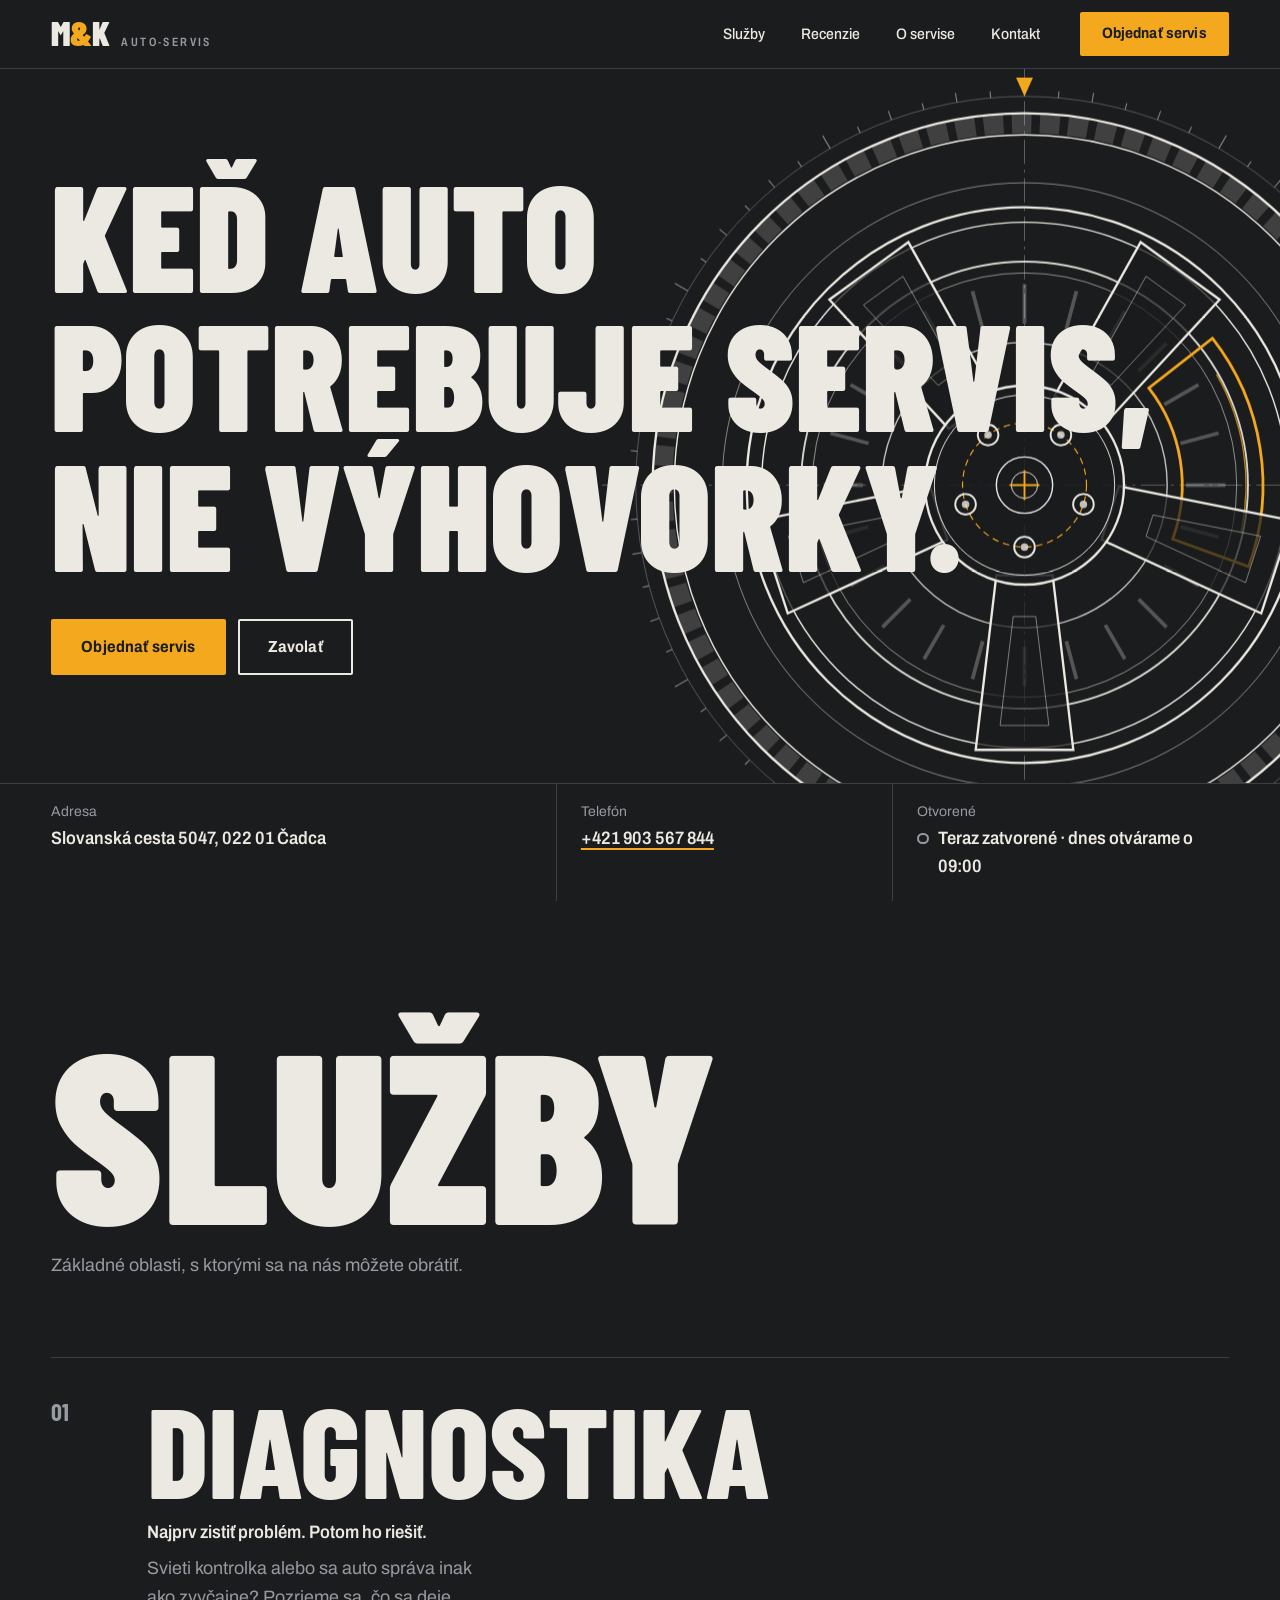
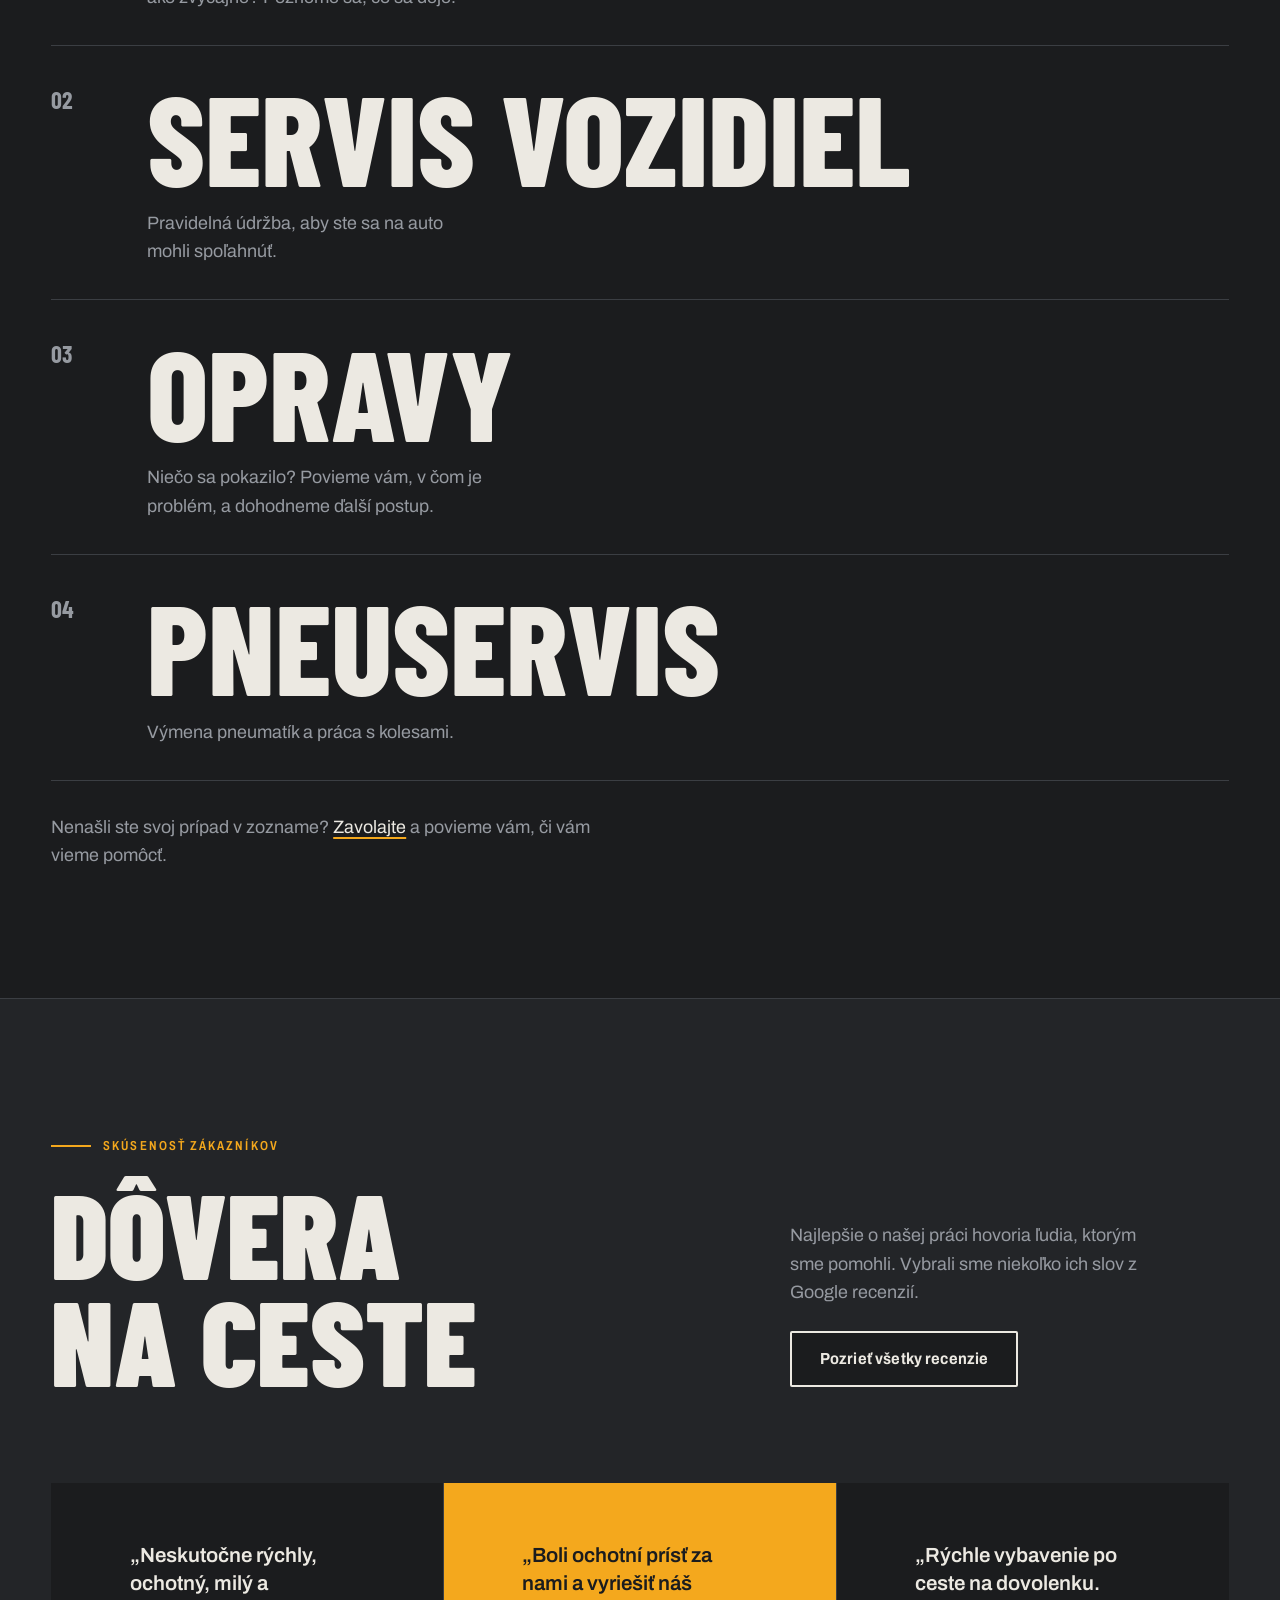
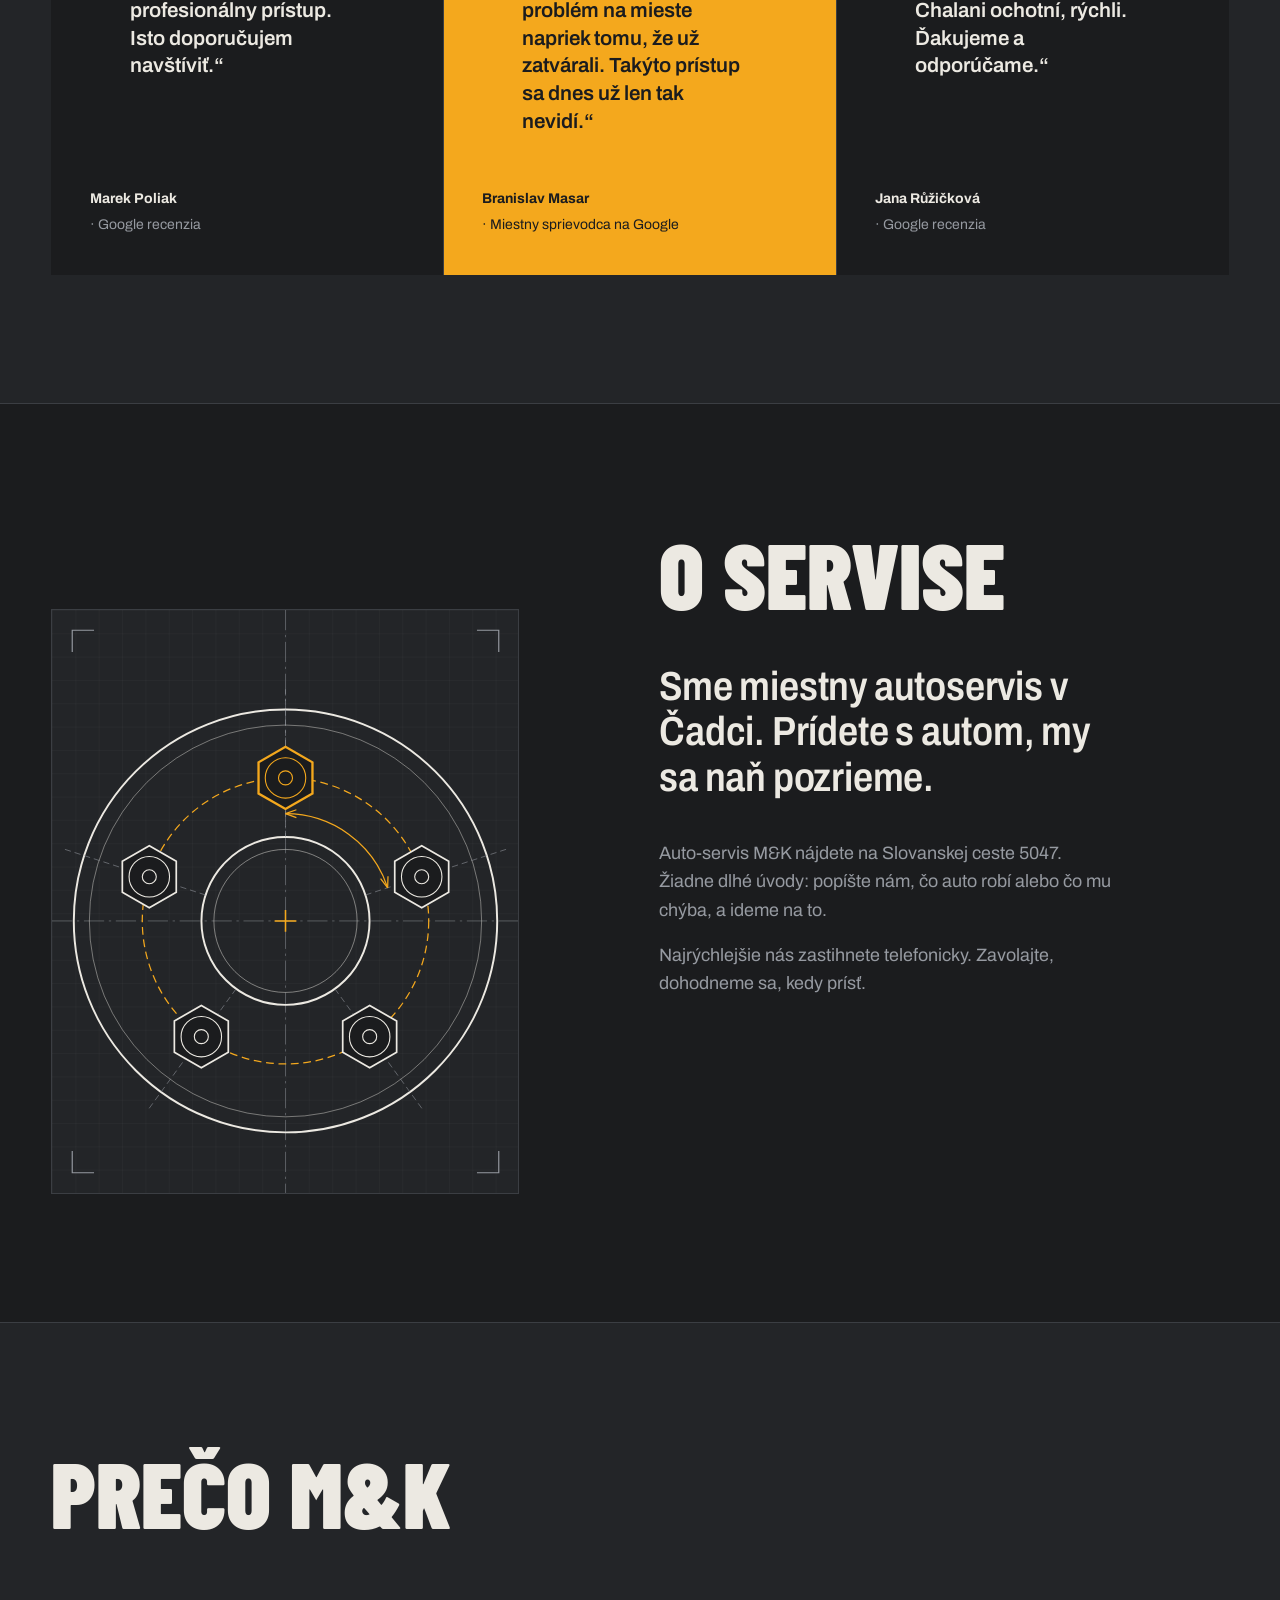
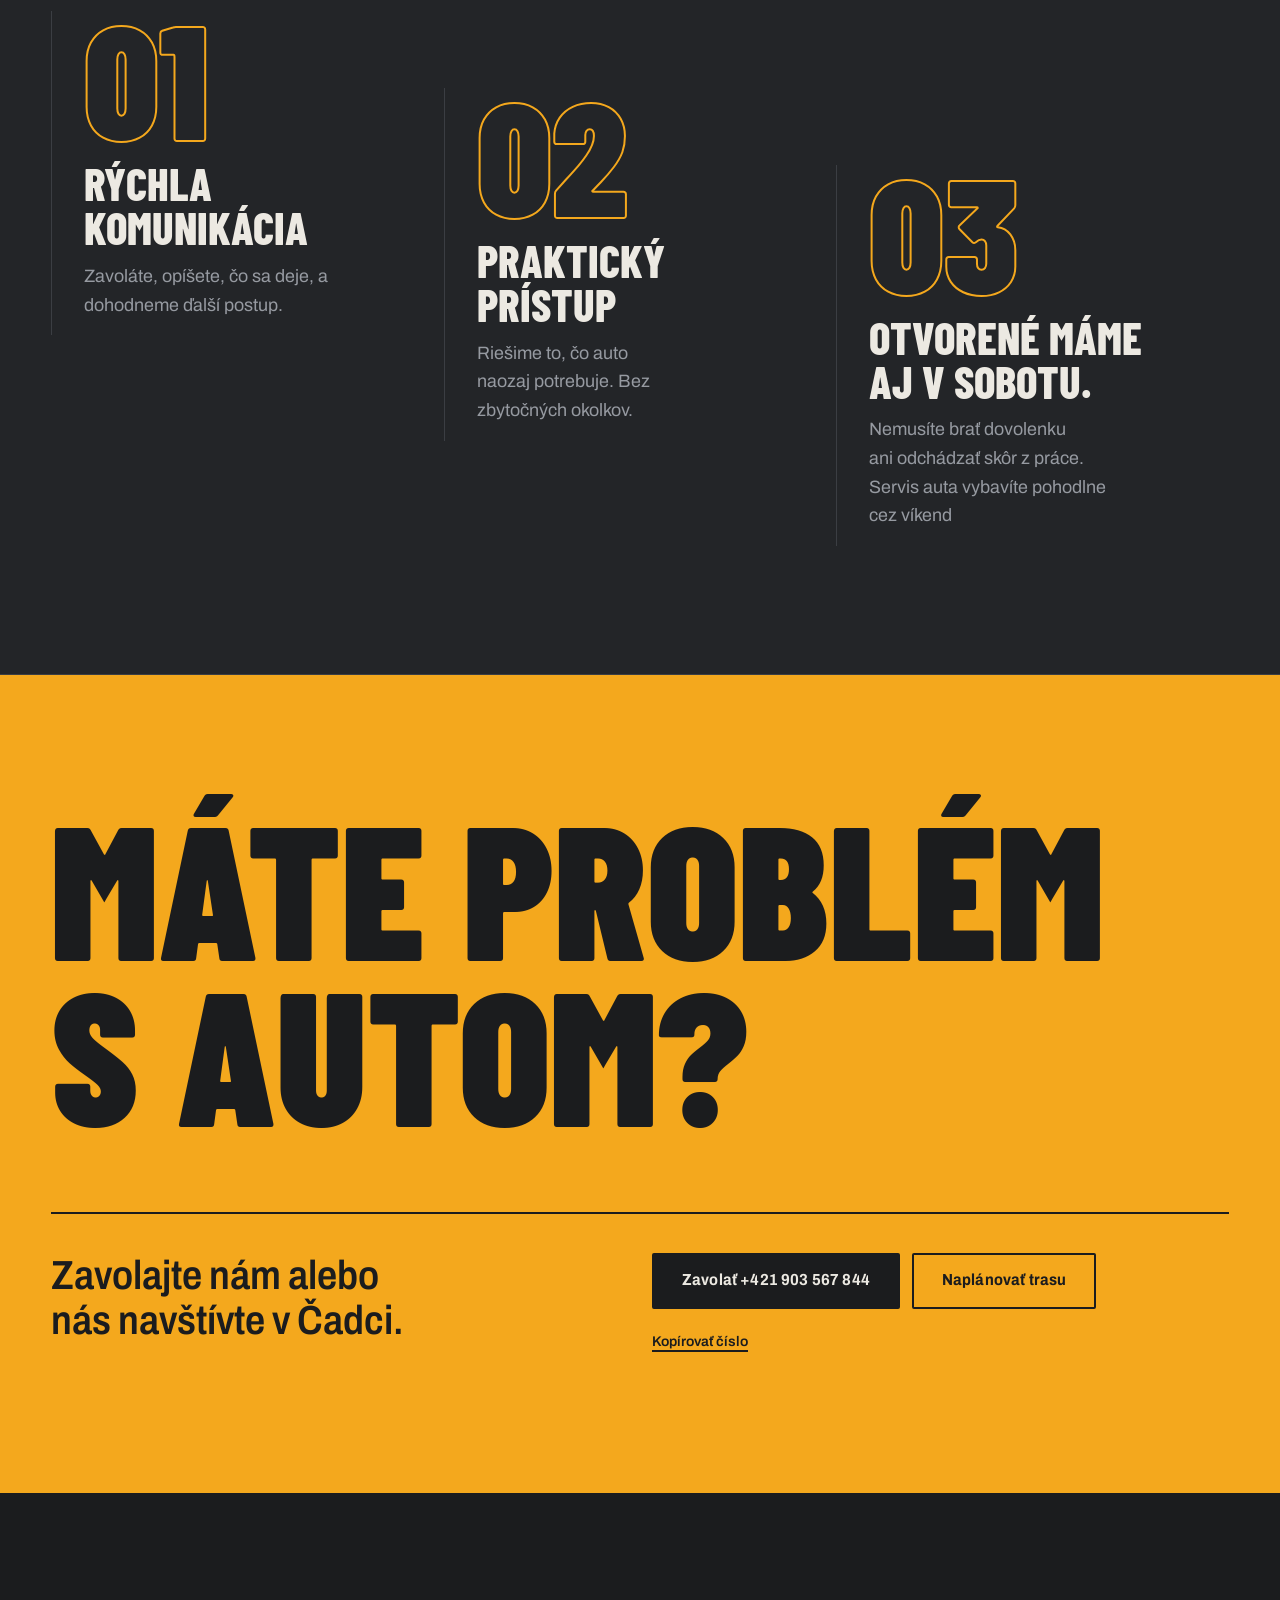
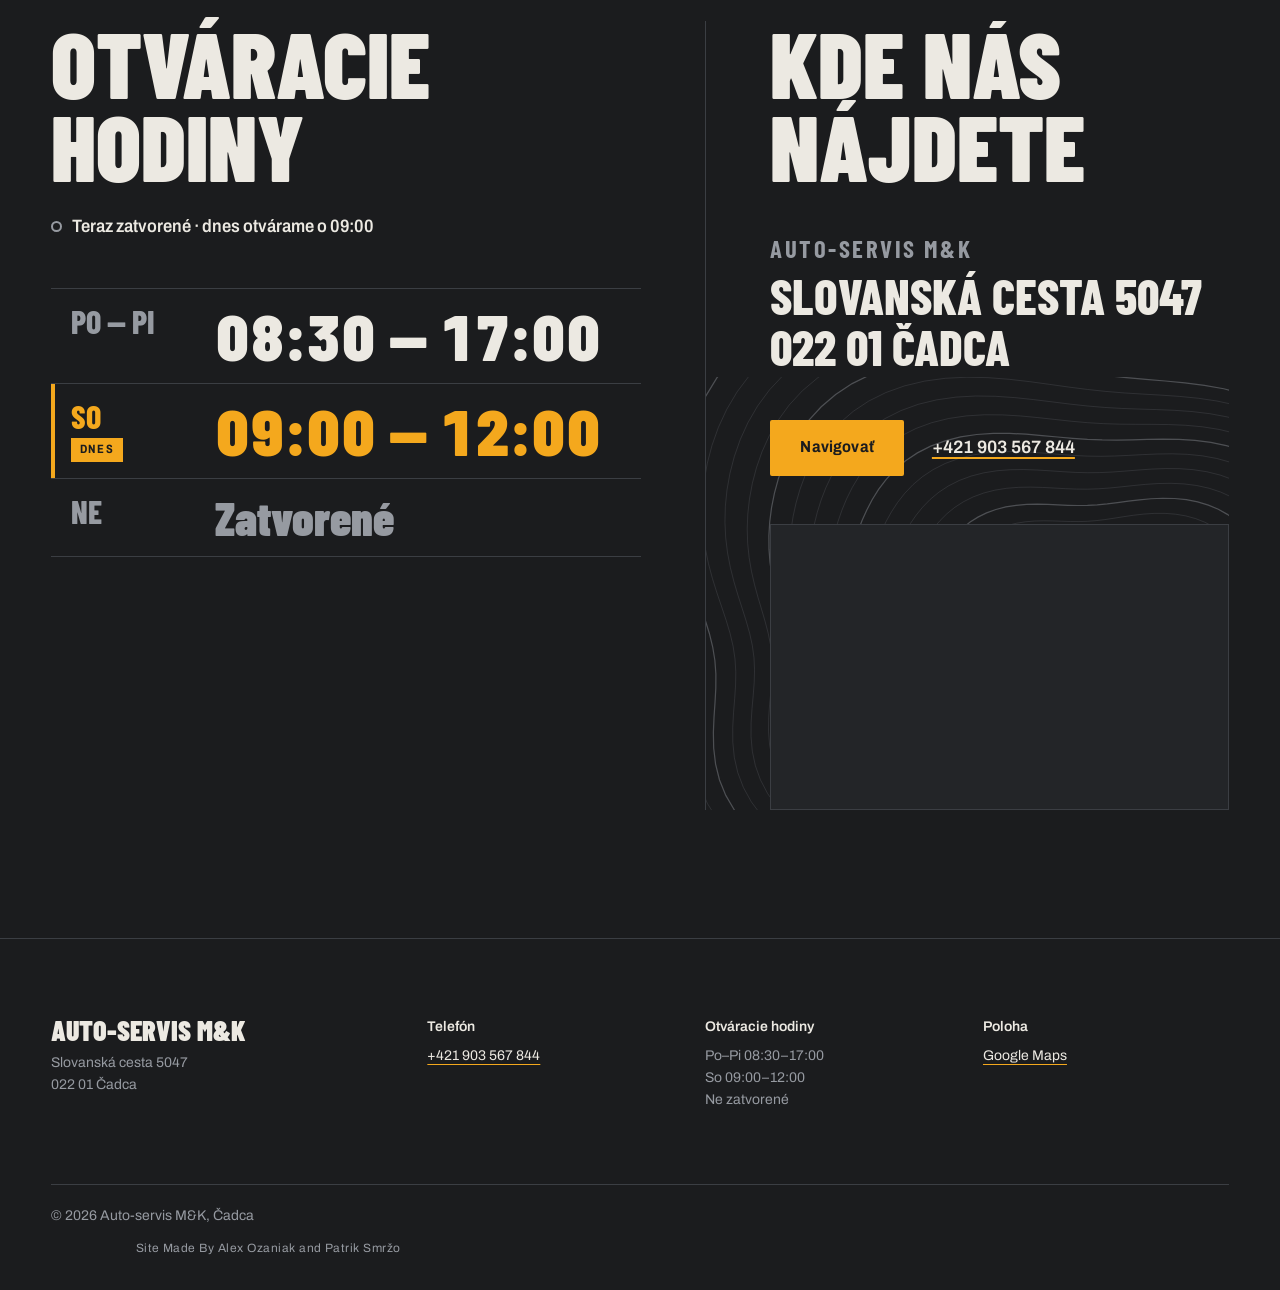
<file: index.html>
<!doctype html>
<html lang="sk">
<head>
  <meta charset="utf-8">
  <meta name="viewport" content="width=device-width, initial-scale=1">

  <title>Auto-servis M&amp;K Čadca | Diagnostika, servis, opravy, pneuservis</title>
  <meta name="description" content="Auto-servis M&amp;K na Slovanskej ceste 5047 v Čadci. Diagnostika, servis vozidiel, opravy a pneuservis. Po–Pi 08:30–17:00, So 09:00–12:00. Volajte +421 903 567 844.">
  <meta name="theme-color" content="#1b1c1e">

  <!-- Open Graph
       TODO po nasadení na doménu: pridať <meta property="og:url"> a <meta property="og:image">
       (absolútna URL obrázka, ideálne 1200×630 px). -->
  <meta property="og:type" content="website">
  <meta property="og:locale" content="sk_SK">
  <meta property="og:site_name" content="Auto-servis M&amp;K">
  <meta property="og:title" content="Auto-servis M&amp;K Čadca">
  <meta property="og:description" content="Diagnostika, servis vozidiel, opravy a pneuservis. Slovanská cesta 5047, Čadca. Volajte +421 903 567 844.">
  <meta property="og:url" content="https://VASA-DOMENA.sk/">

  <link rel="icon" href="assets/favicon.svg" type="image/svg+xml">
  <link rel="mask-icon" href="assets/favicon.svg" color="#f4a81d">
  <link rel="manifest" href="site.webmanifest">

  <!-- TODO po nasadení: nahraďte VASA-DOMENA.sk skutočnou doménou
       (tu, v robots.txt aj v sitemap.xml). -->
  <link rel="canonical" href="https://VASA-DOMENA.sk/">

  <!-- Písma: Barlow Condensed (nadpisy) + Archivo (text).
       Pre GDPR-čistejšiu verziu ich stiahnite a hostujte lokálne (pozri README). -->
  <link rel="preconnect" href="https://fonts.googleapis.com">
  <link rel="preconnect" href="https://fonts.gstatic.com" crossorigin>
  <link rel="stylesheet" href="https://fonts.googleapis.com/css2?family=Archivo:wdth,wght@62..125,100..900&family=Barlow+Condensed:wght@600;700;800;900&display=swap">

  <link rel="stylesheet" href="css/tokens.css">
  <link rel="stylesheet" href="css/base.css">
  <link rel="stylesheet" href="css/components.css">
  <link rel="stylesheet" href="css/sections.css">

  <!-- Bez JS by bolo mobilné menu úplne neviditeľné (otvára ho iba main.js).
       Táto poistka ho na malých šírkach zobrazí staticky, aby sa dalo navigovať. -->
  <noscript>
    <style>
      .nav-toggle { display: none !important; }
      .site-nav {
        position: static !important;
        visibility: visible !important;
        clip-path: none !important;
        padding: 1rem 0 !important;
        background: none !important;
      }
      .site-nav__list { border-top: 0 !important; }
      @media (max-width: 60em) {
        .site-nav { flex-direction: column; align-items: flex-start; gap: 1rem; }
        .site-nav__list { flex-direction: column; gap: 0.5rem; }
        .site-nav__list a { font-size: 1.25rem !important; }
        .site-nav__meta { display: block !important; }
      }
    </style>
  </noscript>

  <script type="application/ld+json">
  {
    "@context": "https://schema.org",
    "@type": ["AutoRepair", "LocalBusiness"],
    "name": "Auto-servis M&K",
    "telephone": "+421903567844",
    "address": {
      "@type": "PostalAddress",
      "streetAddress": "Slovanská cesta 5047",
      "postalCode": "022 01",
      "addressLocality": "Čadca",
      "addressCountry": "SK"
    },
    "areaServed": { "@type": "City", "name": "Čadca" },
    "openingHoursSpecification": [
      {
        "@type": "OpeningHoursSpecification",
        "dayOfWeek": ["Monday", "Tuesday", "Wednesday", "Thursday", "Friday"],
        "opens": "08:30",
        "closes": "17:00"
      },
      {
        "@type": "OpeningHoursSpecification",
        "dayOfWeek": "Saturday",
        "opens": "09:00",
        "closes": "12:00"
      }
    ],
    "hasMap": "https://maps.app.goo.gl/1DNMztBxNytkoT8j8"
  }
  </script>
</head>

<body>
  <a class="skip-link" href="#obsah">Preskočiť na obsah</a>

  <!-- ===================== HLAVIČKA ===================== -->
  <header class="site-header" data-header>
    <div class="container site-header__inner">
      <a class="brand" href="#top" aria-label="Auto-servis M&amp;K, späť hore">
        <span class="brand__mark">M<span>&amp;</span>K</span>
        <span class="brand__name">Auto-servis</span>
      </a>

      <button class="nav-toggle" type="button" aria-expanded="false" aria-controls="site-nav" aria-label="Otvoriť menu" data-nav-toggle>
        <span class="nav-toggle__bar"></span>
        <span class="nav-toggle__bar"></span>
        <span class="nav-toggle__bar"></span>
      </button>

      <nav class="site-nav" id="site-nav" aria-label="Hlavná navigácia" data-nav>
        <ul class="site-nav__list">
          <li style="--i:0"><a href="#sluzby" data-nav-link>Služby</a></li>
          <li style="--i:1"><a href="#recenzie" data-nav-link>Recenzie</a></li>
          <li style="--i:2"><a href="#o-servise" data-nav-link>O servise</a></li>
          <li style="--i:3"><a href="#kontakt" data-nav-link>Kontakt</a></li>
        </ul>
        <a class="btn btn--primary btn--sm site-nav__cta" style="--i:4" href="#kontakt" data-nav-link-cta>Objednať servis</a>
        <p class="site-nav__meta" style="--i:5">
          <a href="tel:+421903567844">+421 903 567 844</a><br>
          Slovanská cesta 5047, Čadca
        </p>
      </nav>
    </div>
  </header>

  <main id="obsah">

    <!-- ===================== HERO ===================== -->
    <section class="hero" id="top" aria-labelledby="hero-title">
      <div class="hero__wheel reveal reveal--fade" style="--i:4">
        <img src="assets/wheel.svg" width="900" height="900" alt="Technický výkres kolesa s brzdovým kotúčom" fetchpriority="high">
      </div>

      <div class="container hero__inner">

        <h1 class="hero__title" id="hero-title">
          <span class="line reveal" style="--i:1">Keď auto</span>
          <span class="line reveal" style="--i:2">potrebuje servis,</span>
          <span class="line reveal" style="--i:3">nie výhovorky.</span>
        </h1>

        <div class="hero__lower">
          <div class="hero__actions reveal" style="--i:6">
            <a class="btn btn--primary" href="#kontakt">Objednať servis</a>
            <a class="btn btn--ghost" href="tel:+421903567844">Zavolať</a>
          </div>
        </div>
      </div>

      <div class="hero__facts reveal" style="--i:7">
        <dl class="container hero__facts-grid">
          <div>
            <dt>Adresa</dt>
            <dd>Slovanská cesta 5047, 022 01 Čadca</dd>
          </div>
          <div>
            <dt>Telefón</dt>
            <dd><a href="tel:+421903567844">+421 903 567 844</a></dd>
          </div>
          <div>
            <dt>Otvorené</dt>
            <dd class="status" data-hours-status data-state="unknown">
              <span class="status__dot" aria-hidden="true"></span>
              <span data-hours-text>Po–Pi 08:30–17:00</span>
            </dd>
          </div>
        </dl>
      </div>
    </section>

    <!-- ===================== SLUŽBY ===================== -->
    <section class="section services" id="sluzby" aria-labelledby="services-title">
      <div class="container">
        <div class="services__head">
          <h2 class="services__title" id="services-title">Služby</h2>
          <p class="services__intro">Základné oblasti, s ktorými sa na nás môžete obrátiť.</p>
        </div>

        <ol class="service-list">
          <li class="service">
            <span class="service__no" aria-hidden="true">01</span>
            <h3 class="service__name">Diagnostika</h3>
            <div class="service__body">
              <p class="service__lead">Najprv zistiť problém. Potom ho riešiť.</p>
              <p>Svieti kontrolka alebo sa auto správa inak ako zvyčajne? Pozrieme sa, čo sa deje.</p>
            </div>
          </li>

          <li class="service">
            <span class="service__no" aria-hidden="true">02</span>
            <h3 class="service__name">Servis vozidiel</h3>
            <div class="service__body">
              <p>Pravidelná údržba, aby ste sa na auto mohli spoľahnúť.</p>
            </div>
          </li>

          <li class="service">
            <span class="service__no" aria-hidden="true">03</span>
            <h3 class="service__name">Opravy</h3>
            <div class="service__body">
              <p>Niečo sa pokazilo? Povieme vám, v čom je problém, a dohodneme ďalší postup.</p>
            </div>
          </li>

          <li class="service">
            <span class="service__no" aria-hidden="true">04</span>
            <h3 class="service__name">Pneuservis</h3>
            <div class="service__body">
              <p>Výmena pneumatík a práca s kolesami.</p>
            </div>
          </li>
        </ol>

        <p class="services__note">
          Nenašli ste svoj prípad v zozname? <a class="link" href="tel:+421903567844">Zavolajte</a> a povieme vám, či vám vieme pomôcť.
        </p>
      </div>
    </section>

    <!-- ===================== RECENZIE ===================== -->
    <section class="section reviews" aria-labelledby="reviews-title">
      <div class="container">
        <div class="reviews__head" id="recenzie">
          <div>
            <p class="tag">Skúsenosť zákazníkov</p>
            <h2 class="h-section" id="reviews-title">Dôvera<br>na ceste</h2>
          </div>
          <div class="reviews__intro">
            <p>Najlepšie o našej práci hovoria ľudia, ktorým sme pomohli. Vybrali sme niekoľko ich slov z Google recenzií.</p>
            <a class="btn btn--ghost" href="https://maps.app.goo.gl/1DNMztBxNytkoT8j8" target="_blank" rel="noopener">
              Pozrieť všetky recenzie<span class="sr-only"> na Google (otvorí nové okno)</span>
            </a>
          </div>
        </div>

        <div class="reviews__grid">
          <figure class="review">
            <blockquote>„Neskutočne rýchly, ochotný, milý a profesionálny prístup. Isto doporučujem navštíviť.“</blockquote>
            <figcaption>Marek Poliak <span>· Google recenzia</span></figcaption>
          </figure>
          <figure class="review review--featured">
            <blockquote>„Boli ochotní prísť za nami a vyriešiť náš problém na mieste napriek tomu, že už zatvárali. Takýto prístup sa dnes už len tak nevidí.“</blockquote>
            <figcaption>Branislav Masar <span>· Miestny sprievodca na Google</span></figcaption>
          </figure>
          <figure class="review">
            <blockquote>„Rýchle vybavenie po ceste na dovolenku. Chalani ochotní, rýchli. Ďakujeme a odporúčame.“</blockquote>
            <figcaption>Jana Růžičková <span>· Google recenzia</span></figcaption>
          </figure>
        </div>
      </div>
    </section>

    <!-- ===================== O SERVISE ===================== -->
    <section class="section about" id="o-servise" aria-labelledby="about-title">
      <div class="container about__grid">
        <figure class="about__media">
          <img src="assets/hub-detail.svg" width="600" height="750" loading="lazy" alt="Technický detail kolesovej príruby s piatimi skrutkami">
        </figure>

        <div class="about__content">
          <h2 class="h-section" id="about-title">O servise</h2>
          <p class="about__lead">Sme miestny autoservis v Čadci. Prídete s autom, my sa naň pozrieme.</p>
          <div class="about__text">
            <p>Auto-servis M&amp;K nájdete na Slovanskej ceste 5047. Žiadne dlhé úvody: popíšte nám, čo auto robí alebo čo mu chýba, a ideme na to.</p>
            <p>Najrýchlejšie nás zastihnete telefonicky. Zavolajte, dohodneme sa, kedy prísť.</p>
          </div>
        </div>
      </div>
    </section>

    <!-- ===================== PREČO M&K ===================== -->
    <section class="section why" id="preco" aria-labelledby="why-title">
      <div class="container">
        <h2 class="h-section why__title" id="why-title">Prečo M&amp;K</h2>

        <ol class="why__list">
          <li class="why__item">
            <span class="why__no" aria-hidden="true">01</span>
            <h3>Rýchla komunikácia</h3>
            <p>Zavoláte, opíšete, čo sa deje, a dohodneme ďalší postup.</p>
          </li>
          <li class="why__item">
            <span class="why__no" aria-hidden="true">02</span>
            <h3>Praktický prístup</h3>
            <p>Riešime to, čo auto naozaj potrebuje. Bez zbytočných okolkov.</p>
          </li>
          <li class="why__item">
            <span class="why__no" aria-hidden="true">03</span>
            <h3>Otvorené máme aj v sobotu.</h3>
            <p>Nemusíte brať dovolenku ani odchádzať skôr z práce. Servis auta vybavíte pohodlne cez víkend</p>
          </li>
        </ol>
      </div>
    </section>

    <!-- ===================== KONTAKT / CTA ===================== -->
    <section class="section cta" id="kontakt" aria-labelledby="cta-title">
      <div class="container">
        <h2 class="cta__title" id="cta-title">
          <span>Máte problém</span>
          <span>s autom?</span>
        </h2>

        <div class="cta__row">
          <p class="cta__copy">Zavolajte nám alebo nás navštívte v Čadci.</p>

          <div class="cta__actions">
            <a class="btn btn--dark" href="tel:+421903567844">Zavolať +421 903 567 844</a>
            <a class="btn btn--outline-dark" href="https://maps.app.goo.gl/1DNMztBxNytkoT8j8" target="_blank" rel="noopener">
              Naplánovať trasu<span class="sr-only"> (otvorí Google Maps v novom okne)</span>
            </a>
            <p class="cta__copy-number">
              <button class="linkbtn" type="button" data-copy="+421 903 567 844" hidden>Kopírovať číslo</button>
              <span class="cta__copy-msg" role="status" aria-live="polite" data-copy-msg></span>
            </p>
          </div>
        </div>
      </div>
    </section>

    <!-- ===================== HODINY + LOKALITA ===================== -->
    <section class="section visit" id="navsteva" aria-label="Otváracie hodiny a poloha">
      <div class="container visit__grid">

        <div class="hours" aria-labelledby="hours-title">
          <h2 class="h-section" id="hours-title">Otváracie hodiny</h2>

          <p class="status hours__status" data-hours-status data-state="unknown">
            <span class="status__dot" aria-hidden="true"></span>
            <span data-hours-text>Po–Pi 08:30–17:00, So 09:00–12:00</span>
          </p>

          <ul class="hours__list">
            <li class="hours__row" data-days="1,2,3,4,5">
              <span class="hours__day"><span aria-hidden="true">Po — Pi</span><span class="sr-only">Pondelok až piatok</span></span>
              <span class="hours__time"><time datetime="08:30">08:30</time> — <time datetime="17:00">17:00</time></span>
              <span class="hours__now" hidden>Dnes</span>
            </li>
            <li class="hours__row" data-days="6">
              <span class="hours__day"><span aria-hidden="true">So</span><span class="sr-only">Sobota</span></span>
              <span class="hours__time"><time datetime="09:00">09:00</time> — <time datetime="12:00">12:00</time></span>
              <span class="hours__now" hidden>Dnes</span>
            </li>
            <li class="hours__row hours__row--closed" data-days="0">
              <span class="hours__day"><span aria-hidden="true">Ne</span><span class="sr-only">Nedeľa</span></span>
              <span class="hours__time">Zatvorené</span>
              <span class="hours__now" hidden>Dnes</span>
            </li>
          </ul>
        </div>

        <div class="location" aria-labelledby="location-title">
          <img class="location__contours" src="assets/contours.svg" width="900" height="700" alt="" loading="lazy">

          <div class="location__content">
            <h2 class="h-section" id="location-title">Kde nás nájdete</h2>
            <address class="location__address">
              <strong>Auto-servis M&amp;K</strong>
              <span>Slovanská cesta 5047</span>
              <span>022 01 Čadca</span>
            </address>

            <div class="location__actions">
              <a class="btn btn--primary" href="https://maps.app.goo.gl/1DNMztBxNytkoT8j8" target="_blank" rel="noopener">
                Navigovať<span class="sr-only"> (otvorí Google Maps v novom okne)</span>
              </a>
              <a class="link" href="tel:+421903567844">+421 903 567 844</a>
            </div>

            <div class="location__map">
              <iframe
                src="https://www.google.com/maps?q=Auto-servis%20M%26K%2C%20Slovansk%C3%A1%20cesta%205047%2C%20022%2001%20%C4%8Cadca&output=embed"
                title="Mapa: Auto-servis M&amp;K, Slovanská cesta 5047, Čadca"
                loading="lazy"
                referrerpolicy="no-referrer-when-downgrade"
                aria-label="Interaktívna mapa s polohou servisu"></iframe>
            </div>
          </div>
        </div>

      </div>
    </section>
  </main>

  <!-- ===================== PÄTA ===================== -->
  <footer class="site-footer">
    <div class="container">
      <div class="site-footer__grid">
        <div>
          <p class="site-footer__name">Auto-servis M&amp;K</p>
          <address>
            Slovanská cesta 5047<br>
            022 01 Čadca
          </address>
        </div>
        <div>
          <p class="site-footer__label">Telefón</p>
          <p><a href="tel:+421903567844">+421 903 567 844</a></p>
        </div>
        <div>
          <p class="site-footer__label">Otváracie hodiny</p>
          <p>Po–Pi 08:30–17:00<br>So 09:00–12:00<br>Ne zatvorené</p>
        </div>
        <div>
          <p class="site-footer__label">Poloha</p>
          <p><a href="https://maps.app.goo.gl/1DNMztBxNytkoT8j8" target="_blank" rel="noopener">Google Maps<span class="sr-only"> (nové okno)</span></a></p>
        </div>
      </div>
      <p class="site-footer__legal">© <span data-year>2026</span> Auto-servis M&amp;K, Čadca</p>
      <div>
        <p class="WaterMark">Site Made By Alex Ozaniak and Patrik Smržo</p>
      </div>
    </div>
  </footer>

  <script src="js/main.js" defer></script>
</body>
</html>
</file>
<file: css/tokens.css>
/* ==========================================================================
   TOKENS — jediné miesto, kde sa mení farba, písmo a rozostupy
   ========================================================================== */
:root {
  /* Farby */
  --c-asphalt: #1b1c1e;   /* pozadie */
  --c-bay:     #232528;   /* zvýšená plocha */
  --c-rule:    #3b3e43;   /* tenké čiary */
  --c-steel:   #969aa1;   /* sekundárny text (kontrast ≥ 5:1 na asfalte) */
  --c-chalk:   #ece9e2;   /* hlavný text */
  --c-amber:   #f4a81d;   /* akcent: CTA, štítky, číslice, hover */
  --c-amber-hot: #ffc24d;

  /* Písma */
  --font-display: "Barlow Condensed", "Arial Narrow", Impact, sans-serif;
  --font-body:    "Archivo", system-ui, -apple-system, "Segoe UI", sans-serif;

  /* Veľkosti textu */
  --fs-body:  clamp(1rem, 0.96rem + 0.2vw, 1.125rem);
  --fs-small: 0.875rem;
  --fs-lead:  clamp(1.55rem, 1.1rem + 1.8vw, 2.6rem);

  /* Rozloženie */
  --gutter:   clamp(1.25rem, 4vw, 4rem);
  --max:      90rem;
  --header-h: 4.25rem;
  --section-y: clamp(4.5rem, 10vw, 9rem);

  /* Pohyb */
  --ease-out: cubic-bezier(0.2, 0.7, 0.1, 1);

  /* Farba focus prstenca (v amber sekcii sa prepíše) */
  --focus: var(--c-amber);
}
</file>
<file: css/base.css>
/* ==========================================================================
   BASE — reset, typografia, utility
   ========================================================================== */
*, *::before, *::after { box-sizing: border-box; }

html {
  -webkit-text-size-adjust: 100%;
  scroll-padding-top: calc(var(--header-h) + 1rem);
}
@media (prefers-reduced-motion: no-preference) {
  html { scroll-behavior: smooth; }
}
html.menu-lock { overflow: hidden; }

body {
  margin: 0;
  min-height: 100vh;
  background: var(--c-asphalt);
  color: var(--c-chalk);
  font-family: var(--font-body);
  font-size: var(--fs-body);
  line-height: 1.6;
  overflow-x: clip;
  -webkit-font-smoothing: antialiased;
}
.WaterMark{
  color: yellow;
  text-align: center;
  padding: auto;
  

}

h1, h2, h3, h4, p, ul, ol, dl, dd, figure, address { margin: 0; }
ul, ol { padding: 0; list-style: none; }
address { font-style: normal; }
img, svg { display: block; max-width: 100%; height: auto; }
button { font: inherit; color: inherit; }

h1, h2, h3 {
  font-family: var(--font-display);
  font-weight: 800;
  text-transform: uppercase;
  line-height: 0.98;
  letter-spacing: 0;
  text-wrap: balance;
}

p { max-width: 62ch; text-wrap: pretty; }

a { color: inherit; text-decoration-thickness: 1px; text-underline-offset: 0.2em; }

::selection { background: var(--c-amber); color: var(--c-asphalt); }

/* ---- Focus ---- */
:focus-visible {
  outline: 3px solid var(--focus);
  outline-offset: 3px;
}

/* ---- Rozloženie ---- */
.container {
  width: min(100% - 2 * var(--gutter), var(--max));
  margin-inline: auto;
}
.section { padding-block: var(--section-y); }

/* ---- Utility ---- */
.sr-only {
  position: absolute; width: 1px; height: 1px; margin: -1px; padding: 0;
  overflow: hidden; clip: rect(0 0 0 0); white-space: nowrap; border: 0;
}
.skip-link {
  position: fixed; z-index: 100; left: 1rem; top: 1rem;
  padding: 0.75rem 1.25rem;
  background: var(--c-amber); color: var(--c-asphalt);
  font-weight: 700; text-decoration: none;
  opacity: 0; pointer-events: none; transform: translateY(-200%);
}
.skip-link:focus { opacity: 1; pointer-events: auto; transform: none; }

/* Malý technický štítok (používa sa málo — len tam, kde nesie informáciu) */
.tag {
  display: inline-flex; align-items: center; gap: 0.75rem;
  font-size: 0.8125rem; font-weight: 600; font-stretch: 75%;
  letter-spacing: 0.16em; text-transform: uppercase;
  color: var(--c-amber);
}
.tag::before { content: ""; width: 2.5rem; height: 2px; background: currentColor; }

/* Nadpis sekcie */
.h-section {
  font-size: clamp(2.75rem, 1rem + 6vw, 6.5rem);
  font-weight: 900;
  line-height: 0.9;
}

.link {
  color: var(--c-chalk);
  text-decoration-color: var(--c-amber);
  text-decoration-thickness: 2px;
  text-underline-offset: 0.25em;
  transition: color 0.2s;
}
.link:hover { color: var(--c-amber); }

/* ---- Vstupná animácia (jedna, len hero) ---- */
@keyframes rise {
  from { opacity: 0; transform: translateY(1.5rem); }
  to   { opacity: 1; transform: none; }
}
@keyframes fade {
  from { opacity: 0; }
  to   { opacity: 1; }
}
.reveal {
  animation: rise 0.9s var(--ease-out) both;
  animation-delay: calc(var(--i, 0) * 90ms + 80ms);
}
.reveal--fade { animation-name: fade; animation-duration: 1.4s; }

@media (prefers-reduced-motion: reduce) {
  *, *::before, *::after {
    animation-duration: 0.01ms !important;
    animation-delay: 0ms !important;
    transition-duration: 0.01ms !important;
    transition-delay: 0ms !important;
  }
}
</file>
<file: css/components.css>
/* ==========================================================================
   COMPONENTS — tlačidlá, hlavička, navigácia, stavový indikátor, pätka
   ========================================================================== */

/* ---------- Tlačidlá ---------- */
.btn {
  --btn-bg: var(--c-amber);
  --btn-fg: var(--c-asphalt);
  --btn-border: var(--c-amber);
  --btn-fill: var(--c-chalk);       /* farba, ktorá vyjazdí pri hoveri */
  --btn-fill-fg: var(--c-asphalt);

  position: relative; isolation: isolate; overflow: hidden;
  display: inline-flex; align-items: center; justify-content: center;
  min-height: 3.5rem; padding: 0.9rem 1.75rem;
  border: 2px solid var(--btn-border); border-radius: 2px;
  background: var(--btn-bg); color: var(--btn-fg);
  font-family: var(--font-body); font-size: 1rem; font-weight: 700; font-stretch: 90%;
  line-height: 1.15; letter-spacing: 0.01em; text-align: center; text-decoration: none;
  cursor: pointer;
  transition: color 0.3s var(--ease-out), border-color 0.3s var(--ease-out), transform 0.15s;
}
.btn::before {
  content: ""; position: absolute; inset: 0; z-index: -1;
  background: var(--btn-fill);
  transform: translateY(101%);
  transition: transform 0.4s var(--ease-out);
}
.btn:hover, .btn:focus-visible { color: var(--btn-fill-fg); border-color: var(--btn-fill); }
.btn:hover::before, .btn:focus-visible::before { transform: none; }
.btn:active { transform: translateY(1px); }

.btn--sm { min-height: 2.75rem; padding: 0.55rem 1.25rem; font-size: 0.9375rem; }

.btn--ghost {
  --btn-bg: var(--c-asphalt); --btn-fg: var(--c-chalk); --btn-border: var(--c-chalk);
}

/* varianty pre amber sekciu */
.btn--dark {
  --btn-bg: var(--c-asphalt); --btn-fg: var(--c-chalk); --btn-border: var(--c-asphalt);
  --btn-fill: var(--c-chalk); --btn-fill-fg: var(--c-asphalt);
}
.btn--outline-dark {
  --btn-bg: transparent; --btn-fg: var(--c-asphalt); --btn-border: var(--c-asphalt);
  --btn-fill: var(--c-asphalt); --btn-fill-fg: var(--c-chalk);
}

.linkbtn {
  padding: 0.5rem 0; border: 0; background: none; cursor: pointer;
  font-size: var(--fs-small); font-weight: 600;
  text-decoration: underline; text-underline-offset: 0.25em; text-decoration-thickness: 2px;
}

/* ---------- Hlavička ---------- */
.site-header {
  position: sticky; top: 0; z-index: 50;
  background: var(--c-asphalt);
  border-bottom: 1px solid var(--c-rule);
}
.site-header__inner {
  position: relative;
  display: flex; align-items: center; justify-content: space-between; gap: 2rem;
  height: var(--header-h);
}

.brand {
  position: relative; z-index: 2;
  display: inline-flex; align-items: baseline; gap: 0.7rem;
  text-decoration: none;
}
.brand__mark {
  font-family: var(--font-display); font-size: 2.15rem; font-weight: 900; line-height: 1;
}
.brand__mark span { color: var(--c-amber); }
.brand__name {
  font-size: 0.75rem; font-weight: 600; font-stretch: 75%;
  letter-spacing: 0.2em; text-transform: uppercase; color: var(--c-steel);
}

.site-nav { display: flex; align-items: center; gap: 2.5rem; }
.site-nav__list { display: flex; gap: 2.25rem; }
.site-nav__list a {
  position: relative; display: inline-block; padding: 0.5rem 0;
  font-size: 0.95rem; font-weight: 500; font-stretch: 90%; text-decoration: none;
}
.site-nav__list a::after {
  content: ""; position: absolute; left: 0; right: 0; bottom: 0.15rem; height: 2px;
  background: var(--c-amber);
  transform: scaleX(0); transform-origin: left;
  transition: transform 0.35s var(--ease-out);
}
.site-nav__list a:hover::after,
.site-nav__list a[aria-current="true"]::after { transform: scaleX(1); }
.site-nav__meta { display: none; }

/* Hamburger */
.nav-toggle {
  display: none; position: relative; z-index: 2;
  width: 3rem; height: 3rem; padding: 0;
  border: 1px solid var(--c-rule); border-radius: 2px; background: none; cursor: pointer;
}
.nav-toggle__bar {
  position: absolute; left: 0.85rem; right: 0.85rem; height: 2px; background: var(--c-chalk);
  transition: transform 0.4s var(--ease-out), opacity 0.2s;
}
.nav-toggle__bar:nth-child(1) { top: 1.05rem; }
.nav-toggle__bar:nth-child(2) { top: 1.45rem; }
.nav-toggle__bar:nth-child(3) { top: 1.85rem; }
.nav-toggle[aria-expanded="true"] .nav-toggle__bar:nth-child(1) { transform: translateY(0.4rem) rotate(45deg); }
.nav-toggle[aria-expanded="true"] .nav-toggle__bar:nth-child(2) { opacity: 0; transform: scaleX(0); }
.nav-toggle[aria-expanded="true"] .nav-toggle__bar:nth-child(3) { transform: translateY(-0.4rem) rotate(-45deg); }

/* Mobil / tablet: celoobrazovkové menu */
@media (max-width: 60em) {
  .nav-toggle { display: block; }

  .site-nav {
    position: fixed; inset: 0; z-index: 1;
    flex-direction: column; align-items: stretch; justify-content: flex-start; gap: 0;
    padding: calc(var(--header-h) + 2rem) var(--gutter) 2rem;
    background: var(--c-asphalt);
    overflow-y: auto;
    visibility: hidden;
    clip-path: inset(0 0 100% 0);
    transition: clip-path 0.55s var(--ease-out), visibility 0s linear 0.55s;
  }
  .site-header.is-menu-open .site-nav {
    visibility: visible;
    clip-path: inset(0);
    transition: clip-path 0.55s var(--ease-out), visibility 0s;
  }

  .site-nav__list { flex-direction: column; gap: 0; border-top: 1px solid var(--c-rule); }
  .site-nav__list li { border-bottom: 1px solid var(--c-rule); }
  .site-nav__list a {
    display: block; padding: 0.35rem 0;
    font-family: var(--font-display); font-weight: 900; font-stretch: 100%;
    font-size: clamp(3.5rem, 18vw, 6rem); line-height: 1.02; text-transform: uppercase;
  }
  .site-nav__list a::after { display: none; }
  .site-nav__list a[aria-current="true"] { color: var(--c-amber); }

  .site-nav__cta { margin-top: 2rem; min-height: 3.5rem; font-size: 1rem; }
  .site-nav__meta {
    display: block; margin-top: auto; padding-top: 2.5rem;
    font-size: var(--fs-small); color: var(--c-steel); line-height: 1.7;
  }
  .site-nav__meta a { color: var(--c-chalk); font-size: 1.125rem; font-weight: 600; }

  /* postupný vstup položiek menu */
  .site-nav__list a,
  .site-nav__cta,
  .site-nav__meta {
    opacity: 0; transform: translateY(1.25rem);
    transition: opacity 0.35s, transform 0.5s var(--ease-out), color 0.2s;
  }
  .site-header.is-menu-open .site-nav__list a,
  .site-header.is-menu-open .site-nav__cta,
  .site-header.is-menu-open .site-nav__meta {
    opacity: 1; transform: none;
    transition-delay: calc(var(--i, 0) * 70ms + 200ms);
  }
}

/* ---------- Stavový indikátor (otvorené / zatvorené) ---------- */
.status { display: inline-flex; align-items: flex-start; gap: 0.6rem; }
.status__dot {
  flex: none; width: 0.7rem; height: 0.7rem; margin-top: 0.5em; border-radius: 50%;
  border: 2px solid var(--c-steel);
}
.status[data-state="open"] .status__dot {
  background: var(--c-amber); border-color: var(--c-amber);
  box-shadow: 0 0 0 4px rgba(244, 168, 29, 0.22);
}

/* ---------- Pätka ---------- */
.site-footer {
  padding-block: clamp(3rem, 6vw, 5rem) 2rem;
  border-top: 1px solid var(--c-rule);
  font-size: var(--fs-small); color: var(--c-steel);
}
.site-footer__grid {
  display: grid; gap: 2.5rem 2rem;
  grid-template-columns: 1.4fr 1fr 1fr 1fr;
}
.site-footer__name {
  margin-bottom: 0.5rem;
  font-family: var(--font-display); font-size: 1.75rem; font-weight: 900;
  line-height: 1; text-transform: uppercase; color: var(--c-chalk);
}
.site-footer__label { margin-bottom: 0.4rem; color: var(--c-chalk); font-weight: 600; }
.site-footer a { color: var(--c-chalk); text-decoration-color: var(--c-amber); text-underline-offset: 0.25em; }
.site-footer a:hover { color: var(--c-amber); }
.site-footer__legal { margin-top: clamp(2.5rem, 6vw, 4.5rem); padding-top: 1.25rem; border-top: 1px solid var(--c-rule); max-width: none; }
.WaterMark { margin-top: 0.75rem; color: var(--c-steel); font-size: 0.75rem; letter-spacing: 0.04em; }

@media (max-width: 48em) {
  .site-footer__grid { grid-template-columns: 1fr 1fr; }
  .site-footer__grid > :first-child { grid-column: 1 / -1; }
}
</file>
<file: css/sections.css>
/* ==========================================================================
   SECTIONS — hero, služby, o servise, prečo M&K, kontakt, hodiny + poloha
   ========================================================================== */

/* ==========================================================================
   HERO
   ========================================================================== */
.hero {
  position: relative;
  display: flex; flex-direction: column; justify-content: space-between;
  min-height: calc(100vh - var(--header-h));
  min-height: calc(100svh - var(--header-h));
  padding-top: clamp(2rem, 7vh, 5rem);
  overflow: hidden;
  overflow: clip;
}

/* Výkres kolesa: zasahuje mimo obrazovku, pri skrolovaní sa mierne točí (js/main.js) */
.hero__wheel {
  position: absolute; z-index: 0;
  top: 50%; right: calc(-1 * clamp(4rem, 13vw, 15rem));
  width: min(66vw, 118vh, 62rem);
  aspect-ratio: 1;
  translate: 0 -50%;
  pointer-events: none;
}
.hero__wheel img {
  width: 100%; height: 100%;
  transform: rotate(var(--spin, 0deg));
  will-change: transform;
}

.hero__inner { position: relative; z-index: 1; }

.hero__title {
  margin-block: clamp(1rem, 3.5vh, 2.25rem) clamp(1.5rem, 4vh, 3rem);
  font-size: clamp(2.9rem, 0.6rem + 11vw, 11rem);
  font-weight: 900;
  line-height: 0.93;
  text-wrap: wrap;
}
.hero__title .line { display: block; }

.hero__lower {
  display: grid; align-items: end; justify-content: start;
  grid-template-columns: minmax(0, 27rem) auto;
  gap: 1.75rem clamp(2rem, 6vw, 6rem);
}
.hero__lede { font-size: clamp(1.05rem, 1rem + 0.35vw, 1.25rem); color: var(--c-chalk); }
.hero__actions { display: flex; flex-wrap: wrap; gap: 0.75rem; }

/* Pás s faktami na spodku hero */
.hero__facts {
  position: relative; z-index: 1;
  margin-top: clamp(2.5rem, 7vh, 5rem);
  border-top: 1px solid var(--c-rule);
  background: var(--c-asphalt);
}
.hero__facts-grid {
  display: grid; grid-template-columns: 1.5fr 1fr 1fr;
}
.hero__facts-grid > div { padding: 1.1rem 1.5rem 1.25rem 0; }
.hero__facts-grid > div + div { padding-left: 1.5rem; border-left: 1px solid var(--c-rule); }
.hero__facts dt { font-size: var(--fs-small); color: var(--c-steel); }
.hero__facts dd { font-weight: 600; font-stretch: 90%; }
.hero__facts a { text-decoration-color: var(--c-amber); text-decoration-thickness: 2px; text-underline-offset: 0.25em; }
.hero__facts a:hover { color: var(--c-amber); }

@media (max-width: 64em) {
  .hero__wheel { opacity: 0.55; }
}
@media (max-width: 48em) {
  .hero { padding-top: 1.75rem; }
  .hero__wheel {
    top: auto; bottom: 5rem; translate: none;
    width: 150vw; right: -75vw; opacity: 0.4;
  }
  .hero__lower { grid-template-columns: 1fr; }
  .hero__actions .btn { flex: 1 1 auto; padding-inline: 1.25rem; }
  .hero__facts-grid { grid-template-columns: 1fr; }
  .hero__facts-grid > div,
  .hero__facts-grid > div + div { padding: 0.9rem 0; border-left: 0; }
  .hero__facts-grid > div + div { border-top: 1px solid var(--c-rule); }
}

/* ==========================================================================
   SLUŽBY
   ========================================================================== */
.services__head {
  display: grid; grid-template-columns: repeat(12, 1fr); gap: 1.5rem;
  align-items: end;
  margin-bottom: clamp(2.5rem, 6vw, 5rem);
}
.services__title {
  grid-column: 1 / 10;
  font-size: clamp(4.25rem, 1.5rem + 17vw, 17rem);
  font-weight: 900; line-height: 0.82;
}
.services__intro { grid-column: 10 / 13; color: var(--c-steel); padding-bottom: 0.75rem; }

.service-list { border-top: 1px solid var(--c-rule); }

.service {
  --body-w: 22rem;
  position: relative;
  display: grid; align-items: start;
  grid-template-columns: 4.5rem minmax(0, 1fr) minmax(0, var(--body-w));
  column-gap: 2rem;
  padding-block: clamp(1.25rem, 2.6vw, 2.25rem);
  border-bottom: 1px solid var(--c-rule);
}
.service::after {
  content: ""; position: absolute; left: 0; right: 0; bottom: -1px; height: 2px;
  background: var(--c-amber);
  transform: scaleX(0); transform-origin: left;
  transition: transform 0.6s var(--ease-out);
}
.service:hover::after { transform: scaleX(1); }

.service__no {
  padding-top: 0.55rem;
  font-family: var(--font-display); font-size: 1.5rem; font-weight: 700; line-height: 1;
  color: var(--c-steel);
  transition: color 0.3s;
}
.service:hover .service__no { color: var(--c-amber); }

.service__name {
  font-size: clamp(3rem, 1rem + 6vw, 7.5rem);
  font-weight: 800; line-height: 0.9;
  text-wrap: wrap;
  transition: transform 0.5s var(--ease-out);
}
.service:hover .service__name { transform: translateX(0.6rem); }

.service__body {
  width: min(100%, var(--body-w));
  padding-top: 0.6rem; color: var(--c-steel);
}
.service__body p + p { margin-top: 0.6rem; }
.service__lead {
  font-size: 1.125rem; font-weight: 600; font-stretch: 90%; line-height: 1.35;
  color: var(--c-chalk);
}

.services__note { margin-top: 2rem; color: var(--c-steel); }

@media (max-width: 80em) {
  .services__title { grid-column: 1 / -1; }
  .services__intro { grid-column: 1 / -1; padding-bottom: 0; }

  .service { grid-template-columns: 4rem minmax(0, 1fr); }
  .service__no { grid-row: 1; }
  .service__name { grid-column: 2; font-size: clamp(2.9rem, 1rem + 9vw, 8rem); }
  .service__body { grid-column: 2; padding-top: 0.9rem; max-width: 32rem; }
}
@media (max-width: 40em) {
  .service { grid-template-columns: 1fr; row-gap: 0.25rem; }
  .service__no { padding-top: 0; }
  .service__name, .service__body { grid-column: 1; }
}

/* ==========================================================================
   RECENZIE
   ========================================================================== */
.reviews { border-top: 1px solid var(--c-rule); background: var(--c-bay); }
.reviews__head {
  display: grid; grid-template-columns: minmax(0, 1.2fr) minmax(16rem, 0.8fr);
  gap: 2rem 5rem; align-items: end;
}
.reviews__head .tag { margin-bottom: 1.5rem; }
.reviews__head .h-section { font-size: clamp(3.5rem, 1rem + 8vw, 8rem); }
.reviews__intro { color: var(--c-steel); padding-bottom: 0.4rem; }
.reviews__intro p { max-width: 30rem; }
.reviews__intro .btn { margin-top: 1.5rem; }
.reviews__grid {
  display: grid; grid-template-columns: repeat(3, 1fr); gap: 1px;
  margin-top: clamp(3rem, 7vw, 6rem); background: var(--c-rule);
}
.review { display: flex; flex-direction: column; min-height: 18rem; padding: clamp(1.5rem, 3vw, 2.5rem); background: var(--c-asphalt); }
.review blockquote { max-width: 34ch; font-size: clamp(1.1rem, 1rem + 0.35vw, 1.35rem); font-weight: 600; line-height: 1.35; }
.review figcaption { margin-top: auto; padding-top: 2rem; color: var(--c-chalk); font-size: var(--fs-small); font-weight: 700; }
.review figcaption span { display: block; margin-top: 0.25rem; color: var(--c-steel); font-weight: 400; }
.review--featured { background: var(--c-amber); color: var(--c-asphalt); }
.review--featured figcaption, .review--featured figcaption span { color: var(--c-asphalt); }

@media (max-width: 60em) {
  .reviews__head { grid-template-columns: 1fr; gap: 1.5rem; }
  .reviews__intro { padding-bottom: 0; }
  .reviews__grid { grid-template-columns: 1fr; }
  .review { min-height: 0; }
  .review figcaption { margin-top: 2rem; }
}

/* ==========================================================================
   O SERVISE
   ========================================================================== */
.about { border-top: 1px solid var(--c-rule); }

.about__grid {
  display: grid; grid-template-columns: repeat(12, 1fr);
  column-gap: clamp(1.5rem, 3vw, 3rem);
  align-items: start;
}
.about__media {
  grid-column: 1 / 6; margin-top: clamp(0rem, 6vw, 6rem);
  aspect-ratio: 4 / 5; overflow: hidden;
  border: 1px solid var(--c-rule); background: var(--c-bay);
}
.about__media img { width: 100%; height: 100%; object-fit: cover; }

.about__content { grid-column: 7 / 13; }
.about__lead {
  margin-top: clamp(1.5rem, 4vw, 3rem);
  font-size: var(--fs-lead); font-weight: 600; font-stretch: 85%; line-height: 1.12;
  letter-spacing: -0.005em;
  max-width: 22ch;
}
.about__text { margin-top: clamp(1.5rem, 3vw, 2.5rem); display: grid; gap: 1rem; color: var(--c-steel); }
.about__text p { max-width: 46ch; }

@media (max-width: 60em) {
  .about__grid { grid-template-columns: 1fr; row-gap: 2.5rem; }
  .about__content { grid-column: 1; grid-row: 1; }
  .about__media { grid-column: 1; grid-row: 2; margin-top: 0; aspect-ratio: 4 / 3; }
  .about__media img { object-position: center 45%; }
}

/* ==========================================================================
   PREČO M&K
   ========================================================================== */
.why { background: var(--c-bay); border-block: 1px solid var(--c-rule); }

.why__list {
  display: grid; grid-template-columns: repeat(3, 1fr);
  align-items: start;
  margin-top: clamp(2.5rem, 6vw, 5rem);
}
.why__item {
  padding: 0 clamp(1.25rem, 2.5vw, 2.5rem) 1rem;
  border-left: 1px solid var(--c-rule);
}
.why__item:nth-child(2) { margin-top: clamp(2rem, 6vw, 6rem); }
.why__item:nth-child(3) { margin-top: clamp(4rem, 12vw, 12rem); }

.why__no {
  display: block; margin-bottom: 1.25rem;
  font-family: var(--font-display); font-weight: 900;
  font-size: clamp(5.5rem, 3rem + 9vw, 11rem); line-height: 0.8;
  color: transparent; -webkit-text-stroke: 2px var(--c-amber);
}
.why__item h3 { font-size: clamp(2rem, 1.2rem + 2vw, 3rem); margin-bottom: 0.75rem; }
.why__item p { color: var(--c-steel); max-width: 26ch; }

@media (max-width: 60em) {
  .why__list { grid-template-columns: 1fr; row-gap: 2.5rem; }
  .why__item, .why__item:nth-child(2), .why__item:nth-child(3) { margin-top: 0; }
  .why__item { display: grid; grid-template-columns: 6.5rem 1fr; column-gap: 1.25rem; padding-left: 1.25rem; }
  .why__no { grid-row: 1 / span 2; font-size: 5rem; margin: 0; }
  .why__item h3, .why__item p { grid-column: 2; }
}
@media (max-width: 30em) {
  .why__item { grid-template-columns: 1fr; }
  .why__no { grid-row: auto; margin-bottom: 0.75rem; }
  .why__item h3, .why__item p { grid-column: 1; }
}

/* ==========================================================================
   KONTAKT / CTA — jediná plná amber plocha na stránke
   ========================================================================== */
.cta {
  --focus: var(--c-asphalt);
  background: var(--c-amber); color: var(--c-asphalt);
}
.cta ::selection, .cta::selection { background: var(--c-asphalt); color: var(--c-amber); }

.cta__title {
  font-size: clamp(3.4rem, 0.6rem + 14vw, 15rem);
  font-weight: 900; line-height: 0.88; text-wrap: wrap;
}
.cta__title span { display: block; }

.cta__row {
  display: grid; grid-template-columns: repeat(12, 1fr); column-gap: 1.5rem; row-gap: 2rem;
  margin-top: clamp(2.5rem, 6vw, 5rem); padding-top: clamp(1.5rem, 3vw, 2.5rem);
  border-top: 2px solid var(--c-asphalt);
}
.cta__copy {
  grid-column: 1 / 6;
  font-size: var(--fs-lead); font-weight: 600; font-stretch: 85%; line-height: 1.12;
  max-width: 18ch;
}
.cta__actions {
  grid-column: 7 / 13;
  display: flex; flex-wrap: wrap; align-items: flex-start; gap: 0.75rem;
}
.cta__copy-number { flex-basis: 100%; display: flex; align-items: center; gap: 1rem; min-height: 2.75rem; }
.cta__copy-msg { font-size: var(--fs-small); font-weight: 600; }

@media (max-width: 60em) {
  .cta__copy, .cta__actions { grid-column: 1 / -1; }
}
@media (max-width: 30em) {
  .cta__actions .btn { width: 100%; }
}

/* ==========================================================================
   OTVÁRACIE HODINY + POLOHA
   ========================================================================== */
.visit__grid {
  display: grid; grid-template-columns: minmax(0, 1.25fr) minmax(0, 1fr);
  align-items: stretch;
}

/* --- hodiny --- */
.hours { padding-right: clamp(1.5rem, 5vw, 5rem); }
.hours__status { margin-top: 1.5rem; font-weight: 600; font-stretch: 90%; }

.hours__list {
  container-type: inline-size;
  margin-top: clamp(1.5rem, 4vw, 3rem); border-top: 1px solid var(--c-rule);
}
.hours__row {
  position: relative;
  display: grid; align-items: center;
  grid-template-columns: 8rem minmax(0, 1fr);
  column-gap: 1rem;
  padding: 1rem 0 1rem 1.25rem;
  border-bottom: 1px solid var(--c-rule);
}
.hours__row::before {
  content: ""; position: absolute; left: 0; top: 0; bottom: 0; width: 4px;
  background: var(--c-amber);
  transform: scaleY(0); transform-origin: top;
  transition: transform 0.5s var(--ease-out);
}
.hours__row.is-today::before { transform: scaleY(1); }

.hours__day {
  grid-column: 1; grid-row: 1;
  align-self: end;
  font-family: var(--font-display); font-size: 2rem; font-weight: 800; line-height: 1;
  text-transform: uppercase; color: var(--c-steel);
}
.hours__now {
  grid-column: 1; grid-row: 2; justify-self: start;
  margin-top: 0.4rem; padding: 0.15rem 0.55rem;
  background: var(--c-amber); color: var(--c-asphalt);
  font-size: 0.75rem; font-weight: 700; font-stretch: 80%; letter-spacing: 0.14em; text-transform: uppercase;
}
.hours__now[hidden] { display: none; }

.hours__time {
  grid-column: 2; grid-row: 1 / span 2;
  font-family: var(--font-display); font-weight: 900; line-height: 0.95;
  font-size: clamp(2.25rem, 11cqw, 5rem);
  font-variant-numeric: tabular-nums;
  white-space: nowrap;
}
.hours__row--closed .hours__time { font-size: clamp(2rem, 8cqw, 3.5rem); color: var(--c-steel); }
.hours__row.is-today .hours__time,
.hours__row.is-today .hours__day { color: var(--c-amber); }
.hours__row--closed.is-today .hours__time { color: var(--c-chalk); }

/* --- poloha --- */
.location {
  position: relative; overflow: hidden;
  padding-left: clamp(1.5rem, 5vw, 5rem);
  border-left: 1px solid var(--c-rule);
}
.location__contours {
  position: absolute; z-index: 0;
  right: -22%; bottom: -12%; width: 130%; max-width: none; height: auto;
  opacity: 0.55; pointer-events: none;
}
.location__content { position: relative; z-index: 1; height: 100%; display: flex; flex-direction: column; }

.location__address {
  display: grid; gap: 0.15rem; margin-top: clamp(1.5rem, 4vw, 3rem);
  font-family: var(--font-display); font-weight: 800; text-transform: uppercase;
  font-size: clamp(1.9rem, 1rem + 2.6vw, 3.25rem); line-height: 1;
}
.location__address strong { font-size: 0.5em; font-weight: 700; letter-spacing: 0.1em; color: var(--c-steel); margin-bottom: 0.5rem; }

.location__actions {
  display: flex; flex-wrap: wrap; align-items: center; gap: 1.25rem 1.75rem;
  margin-top: clamp(1.75rem, 4vw, 3rem);
}
.location__actions .link { font-weight: 600; }

.location__map {
  margin-top: clamp(1.75rem, 4vw, 3rem);
  aspect-ratio: 16 / 10;
  overflow: hidden;
  border: 1px solid var(--c-rule);
  background: var(--c-bay);
}
.location__map iframe {
  width: 100%; height: 100%; border: 0; display: block;
  /* tmavý štýl mapy bez potreby Google Maps štýlových API kľúčov */
  filter: invert(90%) hue-rotate(180deg) contrast(85%) saturate(1.1);
}
@media (prefers-reduced-motion: no-preference) {
  .location__map iframe { transition: filter 0.3s; }
}

@media (max-width: 60em) {
  .visit__grid { grid-template-columns: 1fr; row-gap: clamp(3rem, 8vw, 5rem); }
  .hours { padding-right: 0; }
  .location { padding-left: 0; border-left: 0; padding-top: clamp(3rem, 8vw, 5rem); border-top: 1px solid var(--c-rule); }
  .location__contours { right: -35%; bottom: -25%; width: 160%; }
  .location__content { min-height: 22rem; }
}
@media (max-width: 30em) {
  .hours__row { grid-template-columns: 1fr auto; row-gap: 0.35rem; }
  .hours__day { grid-column: 1; grid-row: 1; font-size: 1.6rem; }
  .hours__now { grid-column: 2; grid-row: 1; margin-top: 0; align-self: center; }
  .hours__time { grid-column: 1 / -1; grid-row: 2; font-size: clamp(2.25rem, 11.5cqw, 4rem); }
  .hours__row--closed .hours__time { font-size: clamp(2rem, 9cqw, 3rem); }
}
</file>
